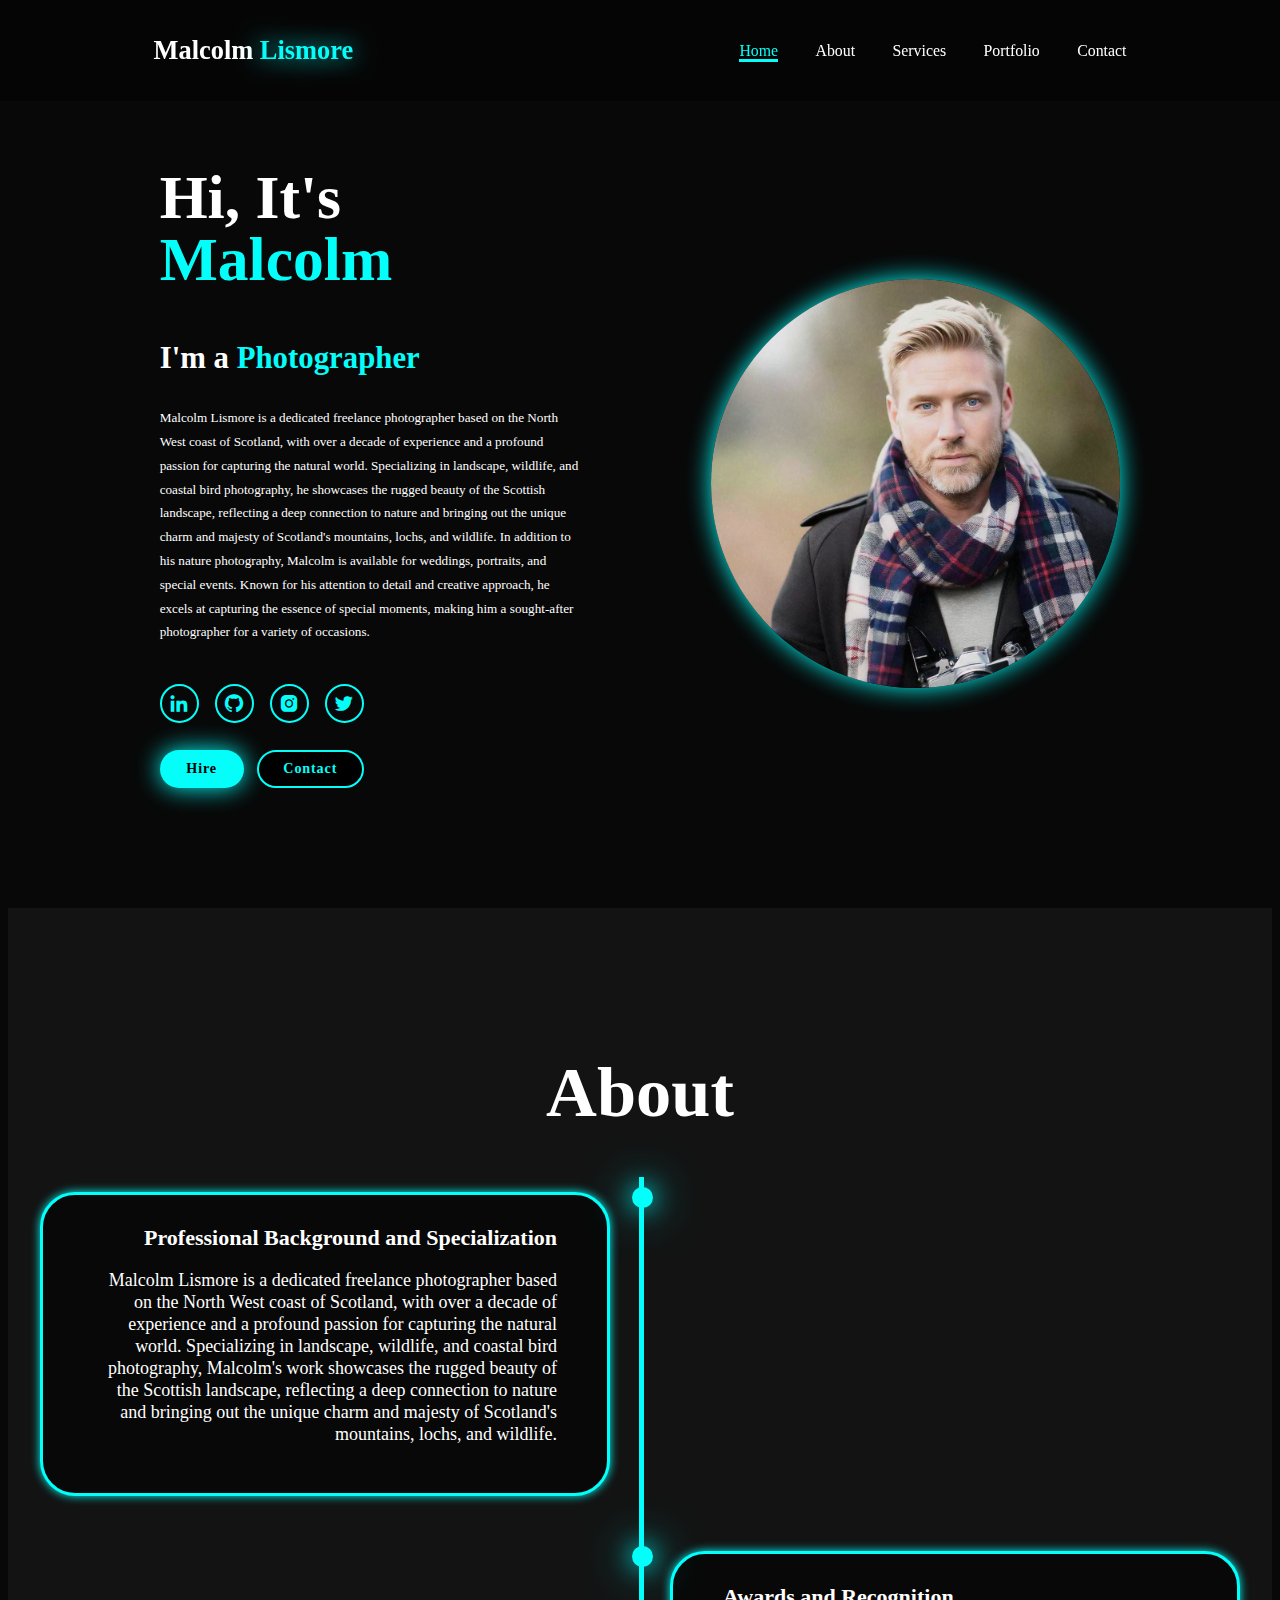
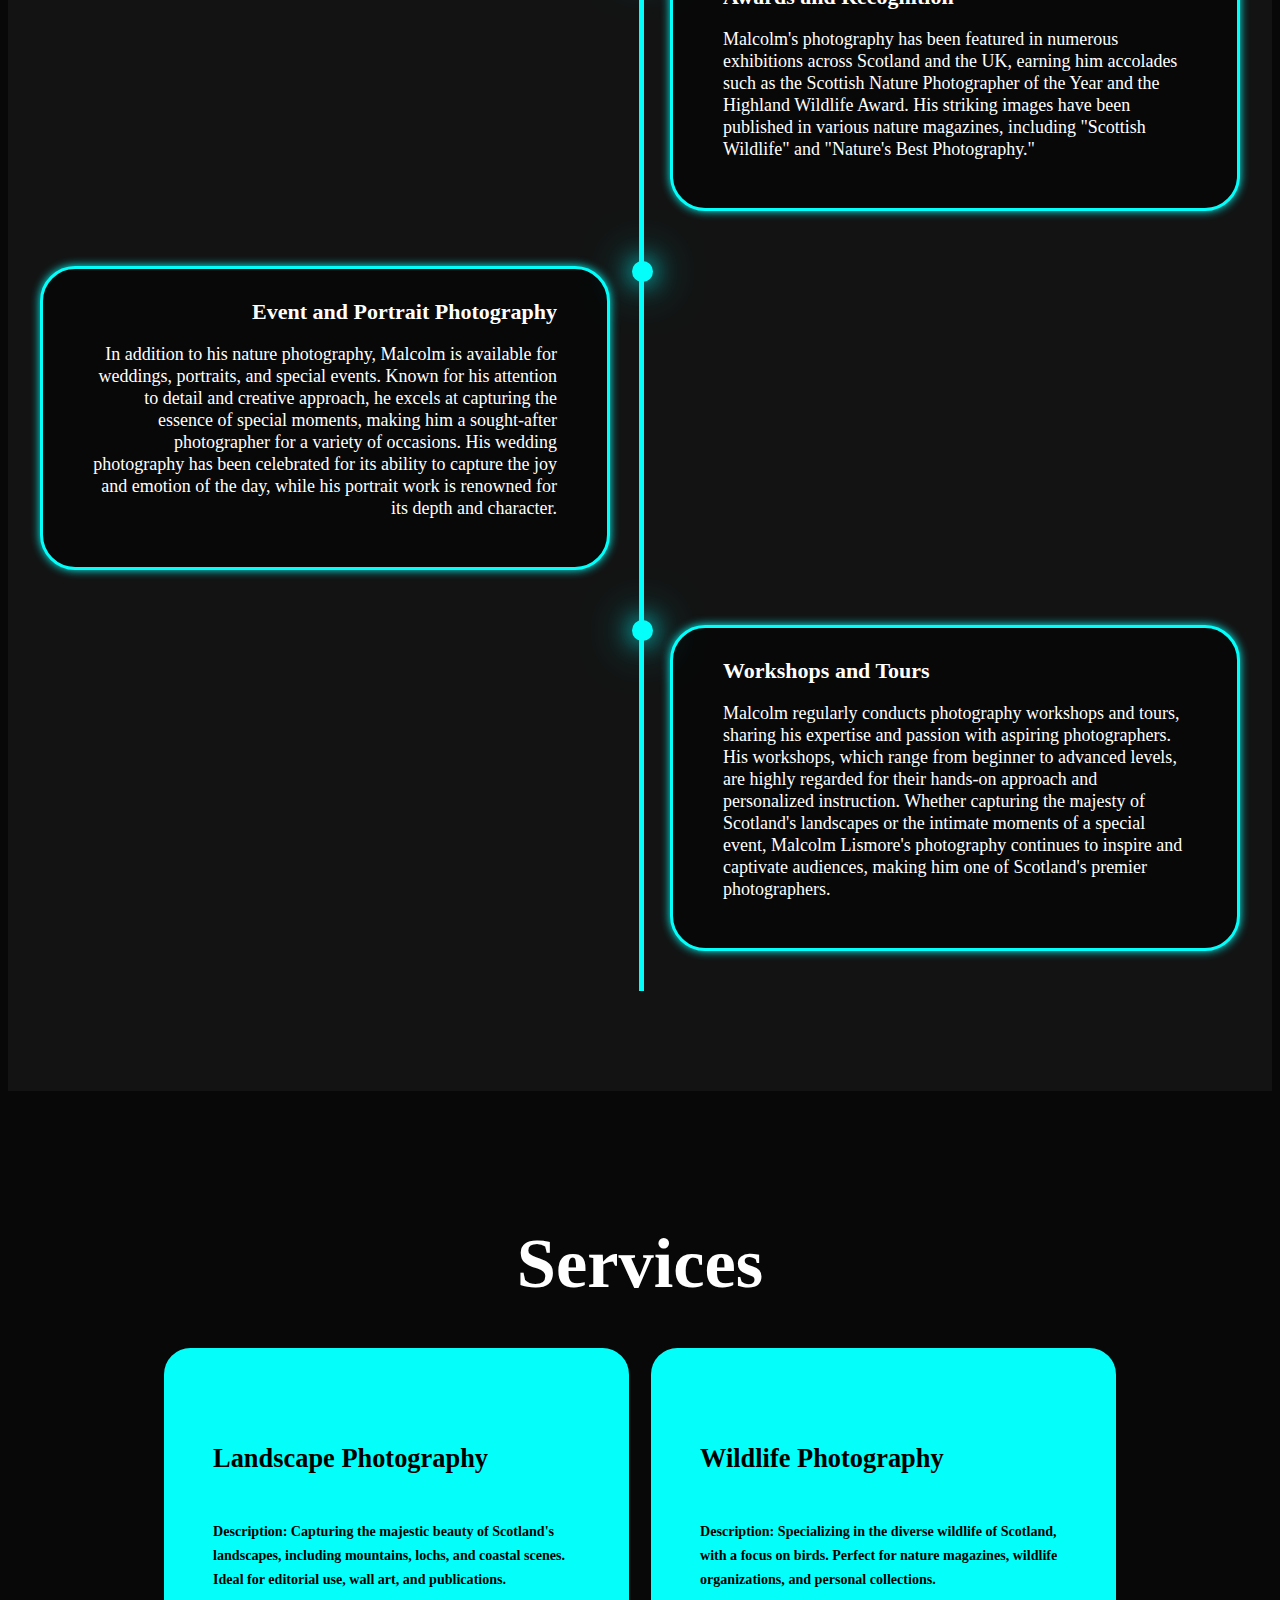
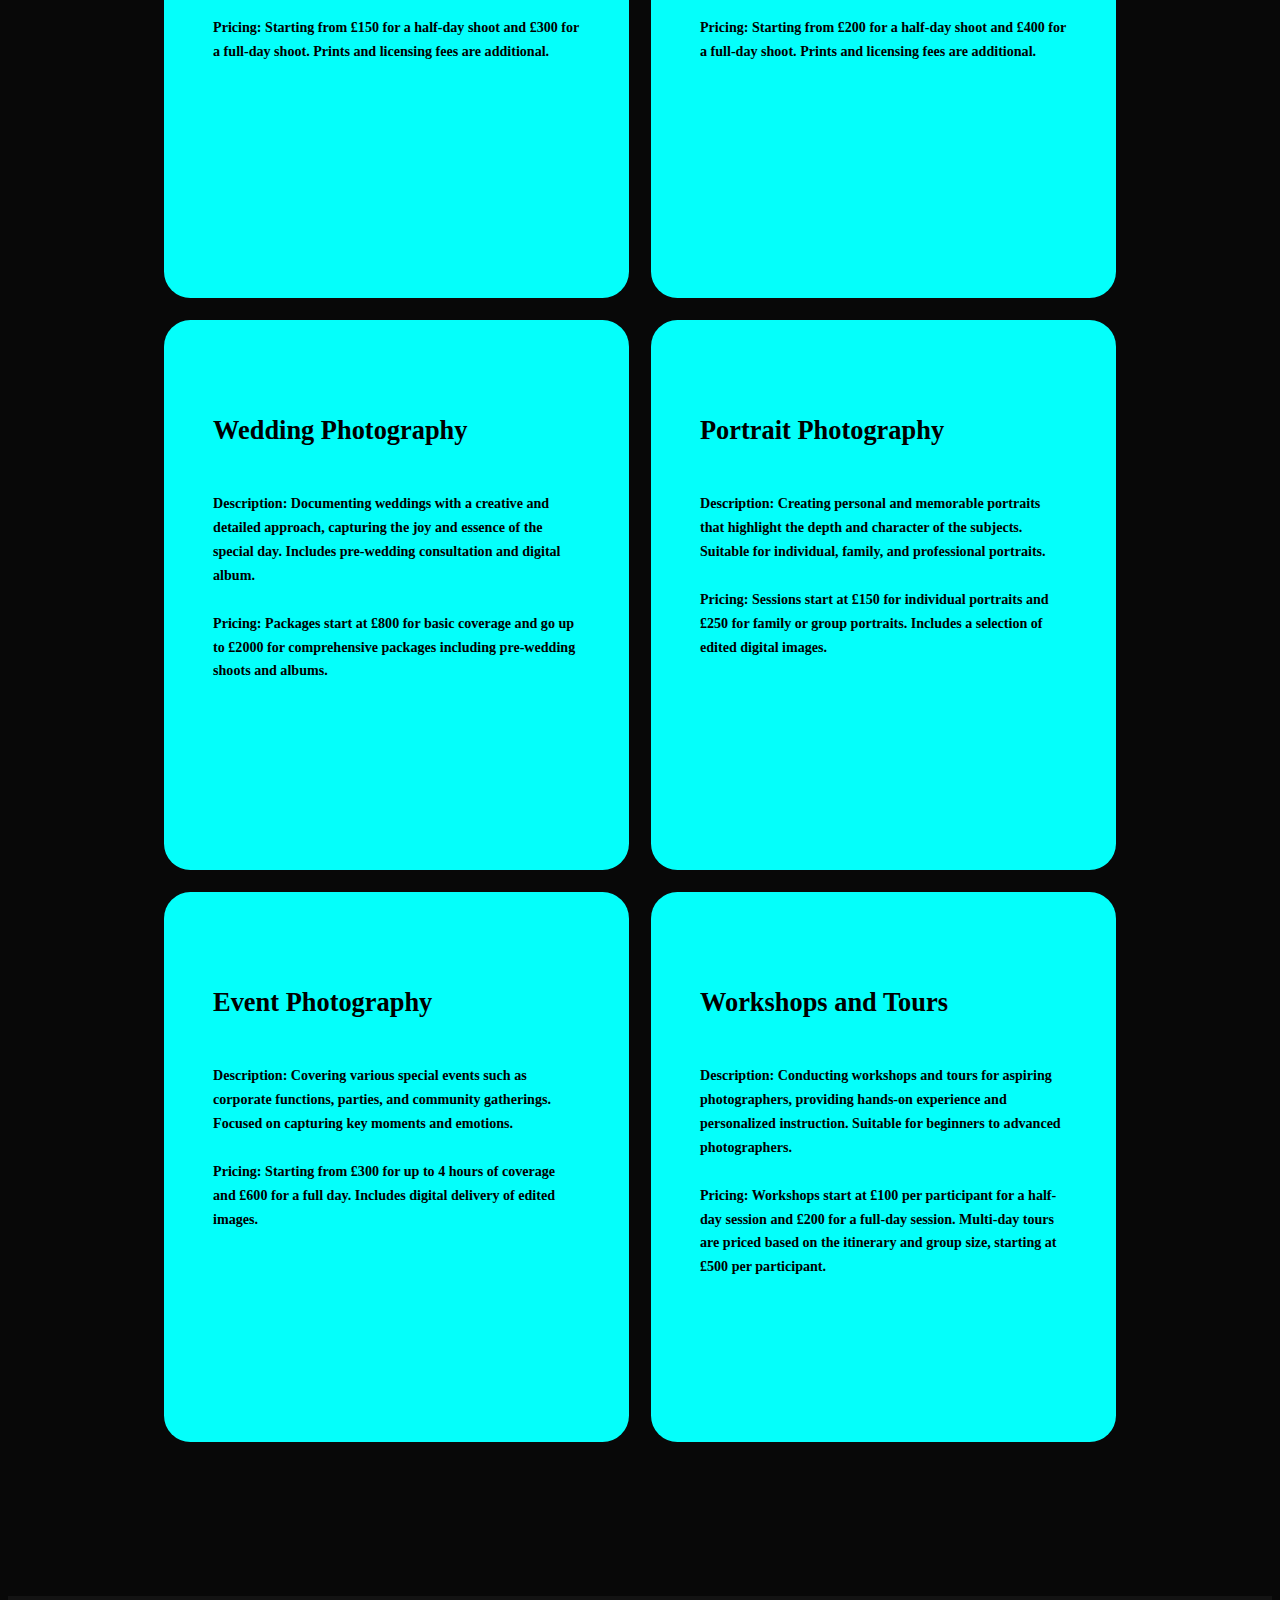
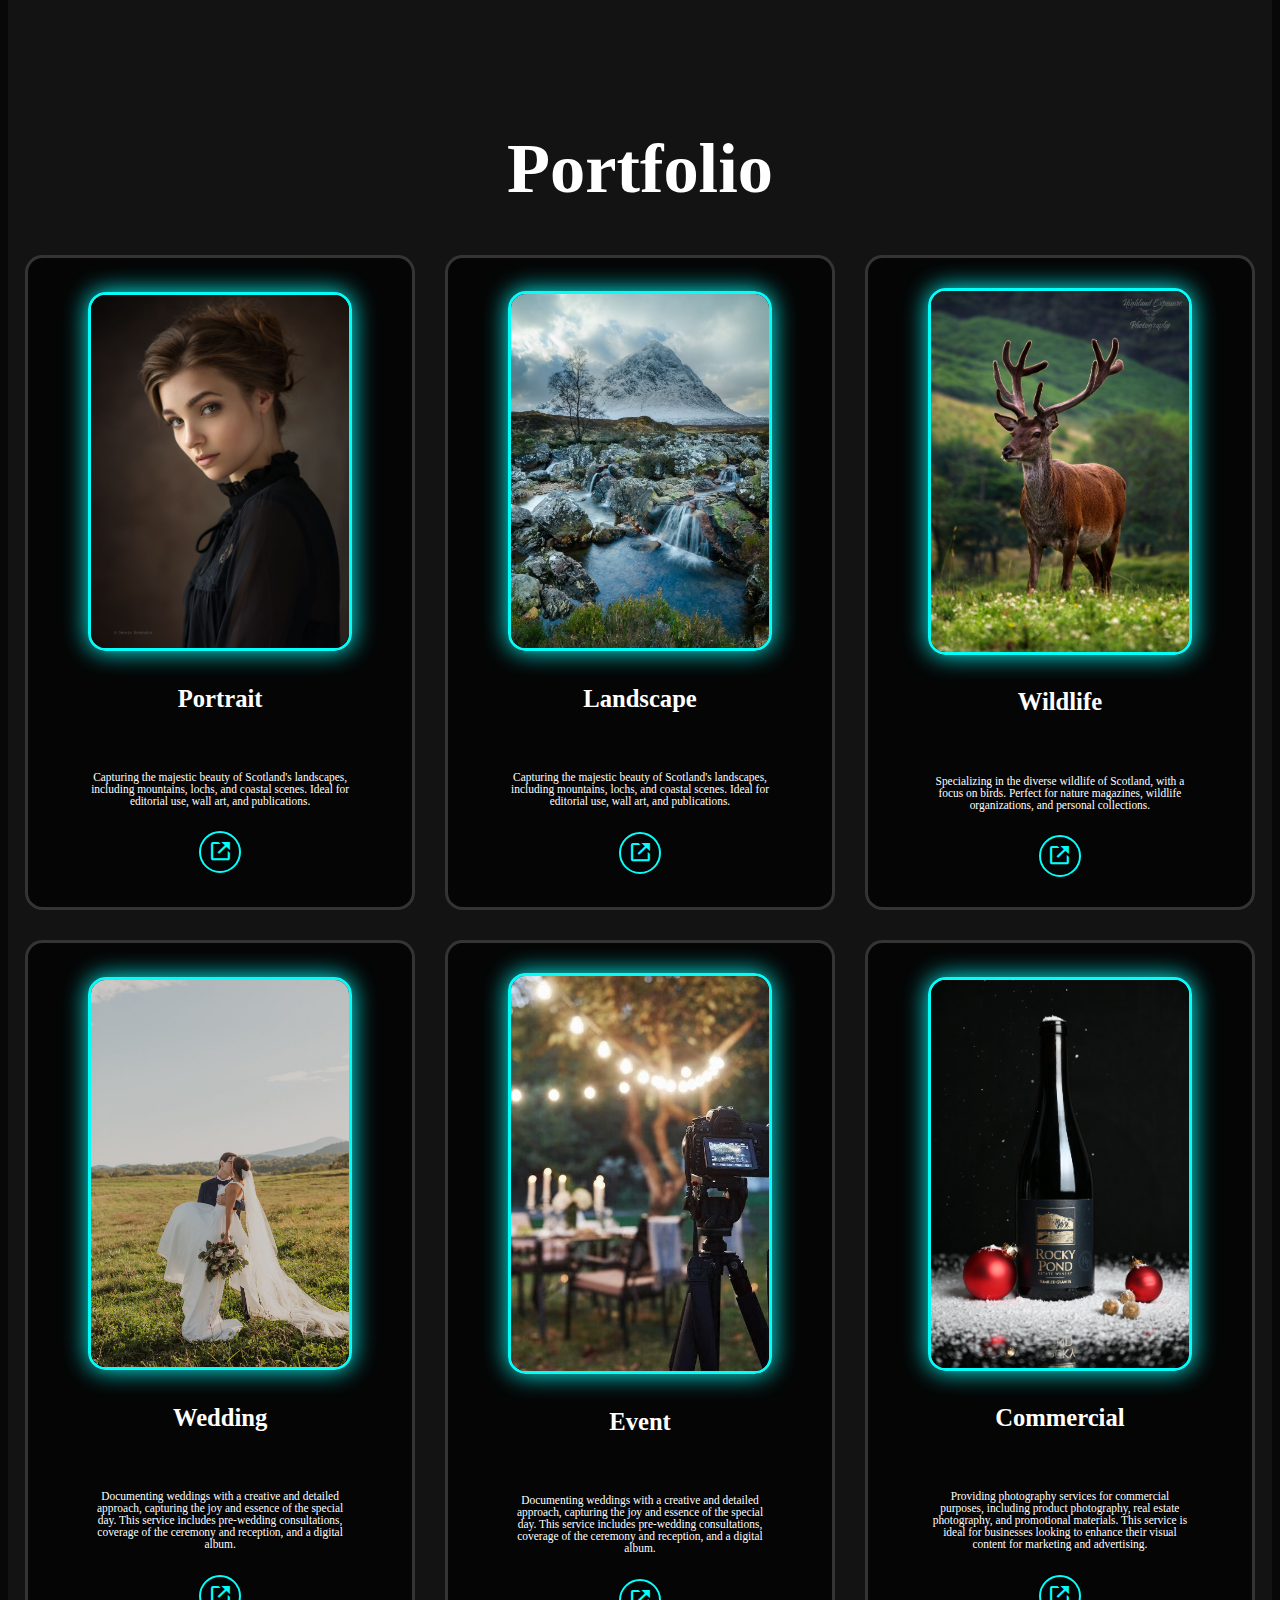
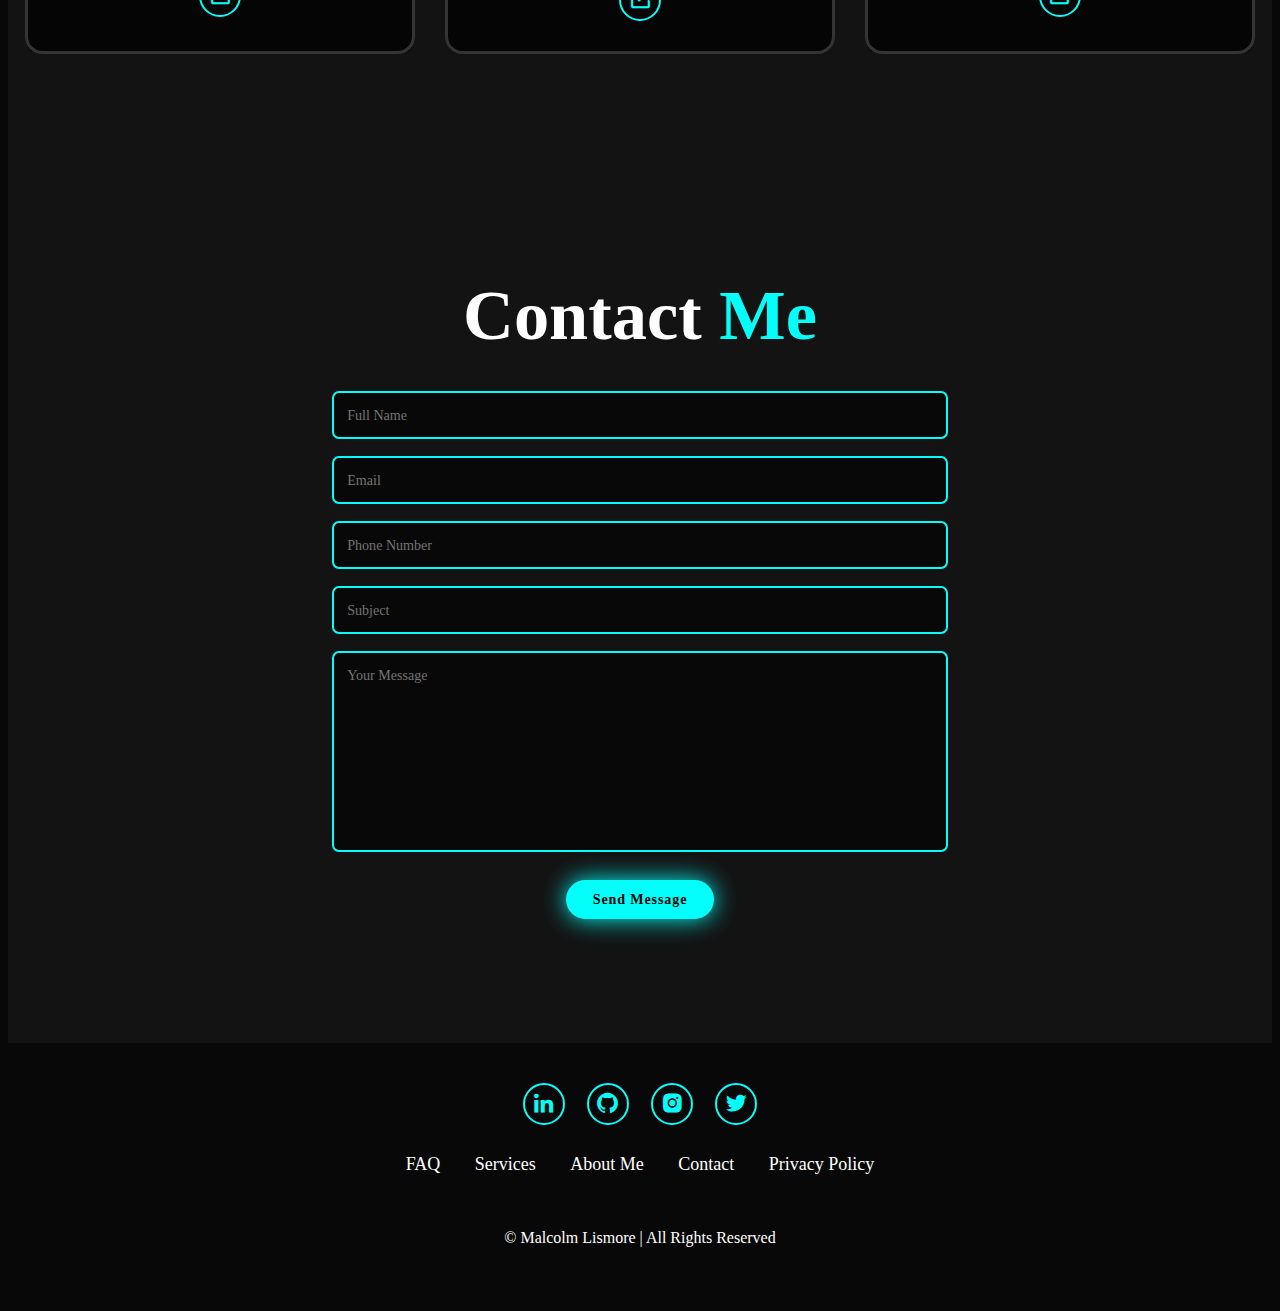
<file: index.html>
<!DOCTYPE html>
<html>
<head>
	<meta charset="utf-8">
	<meta name="viewport" content="width=device-width, initial-scale=1">
	<title>Malcolm Lismore</title>
	<link rel="stylesheet" type="text/css" href="about.css">
	<link href='https://unpkg.com/boxicons@2.1.4/css/boxicons.min.css' rel='stylesheet'>
</head>
<body>

	<header class="header">
		<a href="#home" class="logo">Malcolm <span>Lismore</span></a>

		<i class='bx bx-menu' id="menu-icon"></i>

		<nav class="navbar">
			<a href="#home" class="active">Home</a>
			<a href="#education">About</a>
			<a href="#services">Services</a>
			<a href="#testimonials">Portfolio</a>
			<a href="#contact">Contact</a>
		</nav>
		
	</header>

	<section class="home" id="home">
		<div class="home-content">
			<h1>Hi, It's <span>Malcolm</span></h1>
			<h3 class="text-animation">I'm a <span></span></h3>
			<p>Malcolm Lismore is a dedicated freelance photographer based on the North West coast of Scotland, with over a decade of experience and a profound passion for capturing the natural world. Specializing in landscape, wildlife, and coastal bird photography, he showcases the rugged beauty of the Scottish landscape, reflecting a deep connection to nature and bringing out the unique charm and majesty of Scotland's mountains, lochs, and wildlife. In addition to his nature photography, Malcolm is available for weddings, portraits, and special events. Known for his attention to detail and creative approach, he excels at capturing the essence of special moments, making him a sought-after photographer for a variety of occasions.

			</p>

			<div class="social-icons">
				<a href="#"><i class='bx bxl-linkedin'></i></a>
				<a href="#"><i class='bx bxl-github' ></i></a>
				<a href="#"><i class='bx bxl-instagram-alt' ></i></a>
				<a href="#"><i class='bx bxl-twitter' ></i></a>
			</div>

			<div class="btn-group">
				<a href="#" class="btn">Hire</a>
				<a href="#contact" class="btn">Contact</a>
			</div>
		</div>
			<div class="home-img">
				<img src="images/51445f0a-9a28-4ddc-962a-94aa1a21fc3f_0.png" alt="">
			</div>		
	</section>

	<section class="education" id="education">
		<h2 class="heading">About</h2>

		<div class="timeline-items">
			
			<div class="timeline-item">
				<div class="timeline-dot"></div>
					<div class="timeline-date"></div>
					<div class="timeline-content">
						<h3>Professional Background and Specialization</h3>
						<p>Malcolm Lismore is a dedicated freelance photographer based on the North West coast of Scotland, with over a decade of experience and a profound passion for capturing the natural world. Specializing in landscape, wildlife, and coastal bird photography, Malcolm's work showcases the rugged beauty of the Scottish landscape, reflecting a deep connection to nature and bringing out the unique charm and majesty of Scotland's mountains, lochs, and wildlife.</p>
					</div>
				
			</div>

			<div class="timeline-item">
				<div class="timeline-dot"></div>
					<div class="timeline-date"></div>
					<div class="timeline-content">
						<h3>Awards and Recognition</h3>
						<p>Malcolm's photography has been featured in numerous exhibitions across Scotland and the UK, earning him accolades such as the Scottish Nature Photographer of the Year and the Highland Wildlife Award. His striking images have been published in various nature magazines, including "Scottish Wildlife" and "Nature's Best Photography."</p>
					</div>
				
			</div>

			<div class="timeline-item">
				<div class="timeline-dot"></div>
					<div class="timeline-date"></div>
					<div class="timeline-content">
						<h3>Event and Portrait Photography</h3>
						<p>In addition to his nature photography, Malcolm is available for weddings, portraits, and special events. Known for his attention to detail and creative approach, he excels at capturing the essence of special moments, making him a sought-after photographer for a variety of occasions. His wedding photography has been celebrated for its ability to capture the joy and emotion of the day, while his portrait work is renowned for its depth and character.</p>
					</div>
				
			</div>

			<div class="timeline-item">
				<div class="timeline-dot"></div>
					<div class="timeline-date"></div>
					<div class="timeline-content">
						<h3>Workshops and Tours</h3>
						<p>Malcolm regularly conducts photography workshops and tours, sharing his expertise and passion with aspiring photographers. His workshops, which range from beginner to advanced levels, are highly regarded for their hands-on approach and personalized instruction. Whether capturing the majesty of Scotland's landscapes or the intimate moments of a special event, Malcolm Lismore's photography continues to inspire and captivate audiences, making him one of Scotland's premier photographers.</p>
					</div>
				
			</div>
		</div>
	</section>

	<section class="service-container" id="services">

		<h2 class="heading">Services</h2>

		<div class="services-container">
			<div class="service-box">
				<div class="service-info">
					<h4>Landscape Photography</h4>
					<p>Description: Capturing the majestic beauty of Scotland's landscapes, including mountains, lochs, and coastal scenes. Ideal for editorial use, wall art, and publications.
					<br>
					<br>
					Pricing: Starting from £150 for a half-day shoot and £300 for a full-day shoot. Prints and licensing fees are additional.</p>
				</div>
			</div>

			<div class="service-box">
				<div class="service-info">
					<h4>Wildlife Photography</h4>
					<p>Description: Specializing in the diverse wildlife of Scotland, with a focus on birds. Perfect for nature magazines, wildlife organizations, and personal collections.
					<br>
					<br>
					Pricing: Starting from £200 for a half-day shoot and £400 for a full-day shoot. Prints and licensing fees are additional.</p>
				</div>
			</div>

			<div class="service-box">
				<div class="service-info">
					<h4>Wedding Photography</h4>
					<p>Description: Documenting weddings with a creative and detailed approach, capturing the joy and essence of the special day. Includes pre-wedding consultation and digital album.
					<br>
					<br>
					Pricing: Packages start at £800 for basic coverage and go up to £2000 for comprehensive packages including pre-wedding shoots and albums.</p>
				</div>
			</div>

			<div class="service-box">
				<div class="service-info">
					<h4>Portrait Photography</h4>
					<p>Description: Creating personal and memorable portraits that highlight the depth and character of the subjects. Suitable for individual, family, and professional portraits.
					<br>
					<br>
					Pricing: Sessions start at £150 for individual portraits and £250 for family or group portraits. Includes a selection of edited digital images.</p>
				</div>
			</div>

			<div class="service-box">
				<div class="service-info">
					<h4>Event Photography</h4>
					<p>Description: Covering various special events such as corporate functions, parties, and community gatherings. Focused on capturing key moments and emotions.
					<br>
					<br>
					Pricing: Starting from £300 for up to 4 hours of coverage and £600 for a full day. Includes digital delivery of edited images.</p>
				</div>
			</div>

			<div class="service-box">
				<div class="service-info">
					<h4>Workshops and Tours</h4>
					<p>Description: Conducting workshops and tours for aspiring photographers, providing hands-on experience and personalized instruction. Suitable for beginners to advanced photographers.
					<br>
					<br>
					Pricing: Workshops start at £100 per participant for a half-day session and £200 for a full-day session. Multi-day tours are priced based on the itinerary and group size, starting at £500 per participant.</p>
				</div>
			</div>
		</div>

	</section>

	<section class="testimonials" id="testimonials">
		<div class="testimonial-box">
			<h2 class="heading">Portfolio</h2>
			
			<div class="wrapper">
				<div class="testimonial-item">
					
					<img src="images/e3c0b57e39b9038b5a33a28d7953f24d.jpg" alt="">
					
					<h2>Portrait</h2>
					<div class="rating">
						
					</div>
					<p> Capturing the majestic beauty of Scotland's landscapes, including mountains, lochs, and coastal scenes. Ideal for editorial use, wall art, and publications. </p>

					<a href="file:///C:/Users/Hamdhan/Desktop/sem%202/wdd/assignment/Gallery.html#portrait" ><i class='bx bx-link-external'></i></a>
				</div>

				<div class="testimonial-item">
					
					<img src="images/glen-etive-scotland-landscape-photography.jpg" alt="">
					
					<h2>Landscape</h2>
					<div class="rating">
						
					</div>
					<p> Capturing the majestic beauty of Scotland's landscapes, including mountains, lochs, and coastal scenes. Ideal for editorial use, wall art, and publications. </p>

					<a href="file:///C:/Users/Hamdhan/Desktop/sem%202/wdd/assignment/Gallery.html#landscape" ><i class='bx bx-link-external'></i></a>
				</div>

				<div class="testimonial-item">
					
					<img src="images/AnyConv.com__GOlMAQfXQAEKgAM.jpg" alt="">
					
					<h2>Wildlife</h2>
					<div class="rating">
						
					</div>
					<p>Specializing in the diverse wildlife of Scotland, with a focus on birds. Perfect for nature magazines, wildlife organizations, and personal collections. </p>

					<a href="file:///C:/Users/Hamdhan/Desktop/sem%202/wdd/assignment/Gallery.html#wildlife" ><i class='bx bx-link-external'></i></a>
				</div>

				<div class="testimonial-item">
					
					<img src="images/The-Winders-790-1000x1500.jpg" alt="">
					
					<h2>Wedding</h2>
					<div class="rating">
						
					</div>
					<p> Documenting weddings with a creative and detailed approach, capturing the joy and essence of the special day. This service includes pre-wedding consultations, coverage of the ceremony and reception, and a digital album.</p>

					<a href="file:///C:/Users/Hamdhan/Desktop/sem%202/wdd/assignment/Gallery.html#wedding" ><i class='bx bx-link-external'></i></a>
				</div>

				<div class="testimonial-item">
					
					<img src="images/1_f04K1X6fjsIXoUzZZDndgQ - Copy.jpg" alt="">
					
					<h2>Event</h2>
					<div class="rating">
						
					</div>
					<p> Documenting weddings with a creative and detailed approach, capturing the joy and essence of the special day. This service includes pre-wedding consultations, coverage of the ceremony and reception, and a digital album.</p>

					<a href="file:///C:/Users/Hamdhan/Desktop/sem%202/wdd/assignment/Gallery.html#event" ><i class='bx bx-link-external'></i></a>
				</div>

				<div class="testimonial-item">
					
					<img src="images/Premier+Cru+Solutions+Wine+Content+Creation+For+Rocky+Pond+Holiday.jpeg" alt="">
					
					<h2>Commercial</h2>
					<div class="rating">
						
					</div>
					<p>Providing photography services for commercial purposes, including product photography, real estate photography, and promotional materials. This service is ideal for businesses looking to enhance their visual content for marketing and advertising. </p>

					<a href="file:///C:/Users/Hamdhan/Desktop/sem%202/wdd/assignment/Gallery.html#commercial" ><i class='bx bx-link-external'></i></a>
				</div>

			</div>
		</div>
	</section>

	<section class="contact" id="contact">
		
		<h2 class="heading">Contact <span>Me</span></h2>

		<form action="#">
			
			<div class="input-box">
				<input type="text" placeholder="Full Name">
				<input type="mail" placeholder="Email">
			</div>
			<div class="input-box">
				<input type="number" placeholder="Phone Number">
				<input type="text" placeholder="Subject">
			</div>

			<textarea name="" id="" cols="30" rows="10" placeholder="Your Message"></textarea>
			<input type="submit" value="Send Message" class="btn">
		</form>
	</section>

	<footer class="footer">
		
		<div class="social">
			<a href="#"><i class='bx bxl-linkedin'></i></a>
			<a href="#"><i class='bx bxl-github' ></i></a>
			<a href="#"><i class='bx bxl-instagram-alt' ></i></a>
			<a href="#"><i class='bx bxl-twitter' ></i></a>
		</div>

		<ul class="list">
			<li>
				<a href="#">FAQ</a>
			</li>

			<li>
				<a href="#">Services</a>
			</li>

			<li>
				<a href="#">About Me</a>
			</li>

			<li>
				<a href="#">Contact</a>
			</li>

			<li>
				<a href="#">Privacy Policy</a>
			</li>
		</ul>
		<p class="copyright">
			© Malcolm Lismore | All Rights Reserved
		</p>
	</footer>
		<script type="text/javascript" src="images/Script.js"></script>
</body>
</html>
</file>
<file: about.css>
* {
	margin: ;
	padding: 0;
	box-sizing: border-box;
	text-decoration: none;
	scroll-behavior: smooth;
	font-family: 'caudex', castellar;
}

:root {
	--bg-color: #080808;
	--second-bg-color: #131313;
	--text-color: white;
	--main-color: #04fffb ;
}

html{
	font-size: 60%;
	overflow-x: hidden;
}

body{
	background: var(--bg-color);
	color: var(--text-color);
}

.header{
	position: fixed;
	top: 0;
	left: 0;
	width: 100%;
	padding: 4rem 12% 4rem;
	background: rgba(0, 0, 0, 0.3);
	backdrop-filter: blur(10px);
	display: flex;
	justify-content: space-between;
	align-items: center;
	z-index: 5;
}

.logo{
	font-size: 3rem;
	color: var(--text-color);
	font-weight: 800;
	cursor: pointer;
	transition: 0.3s ease;
}

.logo:hover{
	transform: scale(1.1);
}

.logo span{
	text-shadow: 0 0 25px var(--main-color);
}

.navbar a{
	font-size: 1.8rem;
	color: var(--text-color);
	margin-left: 4rem;
	font-weight: 500;
	transition: 0.3s ease;
	border-bottom: 3px solid transparent;
}

.navbar a:hover,
.navbar a.active{
	color: var(--main-color);
	border-bottom: 3px solid var(--main-color);
}

#menu-icon{
	font-size: 3.6rem;
	color: var(--main-color);
	display: none;
}

section{
	min-height: 100vh;
	padding: 10rem 12% 10rem;
}

.home{
	display: flex;
	align-items: center;
	justify-content: center;
	gap: 15rem;
}

.home-content{
	display: flex;
	flex-direction: column;
	align-items: baseline;
	text-align: left;
	justify-content: center;
	margin-top: 3rem;
}

span{
	color: var(--main-color);
}

.logo span{
	color: var(--main-color);
}

.home-content h3{
	margin-bottom: 2rem;
	margin-top: 1rem;
	font-size: 3.5rem;
}

.home-content h1{
	font-size: 7rem;
	font-weight: 700;
	margin-top: 1.5rem;
	line-height: 1;
}

.home-img{
	border-radius: 50%;
}

.home-img img{
	position: relative;
	top: 3rem;
	width: 32vw;
	border-radius: 50%;
	box-shadow: 0 0 25px var(--main-color);
	cursor: pointer;
	transition: 0.4s ease-in-out;
}

.home-img img:hover{
	box-shadow: 0 0 25px var(--main-color),
				0 0 50px var(--main-color),
				0 0 100px var(--main-color);
}

.home-content p{
	font-size: 1.5rem;
	font-weight: 500;
	line-height: 1.8;
	max-width: 1000px;
}

.social-icons a{
	display: inline-flex;
	justify-content: center;
	align-items: center;
	width: 4.5rem;
	height: 4.5rem;
	background: transparent;
	border: 2px solid var(--main-color);
	font-size: 2.5rem;
	border-radius: 50%;
	color: var(--main-color);
	margin: 3rem 1.5rem 3rem 0;
	transition: 0.3s ease-in-out;
}

.social-icons a:hover{
	color: var(--text-color);
	transform: scale(1.3)translateY(-5px);
	box-shadow: 0 0 25px var(--main-color);
	background-color: var(--main-color);
}

.btn{
	display: inline-block;
	padding: 1rem 2.8rem;
	background: var(--main-color);
	box-shadow: 0 0 25px var(--main-color);
	border-radius: 4rem;
	font-size: 1.6rem;
	color: black;
	border: 2px solid transparent;
	letter-spacing: 0.1rem;
	font-weight: 600;
	transition: 0.3s ease-in-out;
	cursor: pointer;
}

.btn:hover{
	transform: scale(1.0.5);
	box-shadow: 0 0 50px var(--main-color);
}

.btn-group{
	display: flex;
	align-items: center;
	gap: 1.5rem;
}

.btn-group a:nth-of-type(2){
	background-color: black;
	color: var(--main-color);
	border: 2px solid var(--main-color);
	box-shadow: 0 0 25px transparent;
}

.btn-group a:nth-of-type(2):hover{
	box-shadow: 0 0 25px var(--main-color);
	background-color: var(--main-color);
	color: black;
}

.text-animation{
	font-size: 34px;
	font-weight: 600;
	min-width: 280px;
}

.text-animation span{
	position: relative;
}

.text-animation span::before{
	content: "Photographer";
	color: var(--main-color);
	animation: words 20s infinite;
}

.text-animation span::after{
	content: "";
	background-color: var(--bg-color);
	position: absolute;
	width: calc(1005 + 8px);
	height: 100%;
	border-left: 3px solid var(--bg-color);
	right: -8px;
	animation: cursor 0.6s infinite, typing 20s steps(14) infinite;
}

@keyframes cursor{
	to{
		border-left: 2px solid var(--main-color);
	}
}

@keyframes words{
	0%,
	20%{
		content: "Landscape Photographer";
	}
	21%,
	40%{
		content: "Wildlife Photographer";
	}
	41%,
	60%{
		content: "Event Photographer";
	}
	61%,
	80%{
		content: "Wedding Photographer";
	}
	81%,
	100%{
		content: "Portrait Photographer";
	}
}

@keyframes typing{
	10%,
	15%,
	30%,
	35%,
	50%,
	55%,
	70%,
	75%,
	90%,
	95%{
		width: 0;
	}
	5%,
	20%,
	25%,
	40%,
	45%,
	60%,
	65%,
	80%,
	85%{
		width: calc(100% + 8px);
	}

}

.heading{
	font-size: 8rem;
	text-align: center;
	margin: 5rem 0;
}

.education{
	padding: 100px 15px;
	background: var(--second-bg-color);
}

.education h2{
	margin-bottom: 5rem;
}

.timeline-items{
	max-width: 1200px;
	margin: auto;
	display: flex;
	flex-wrap: wrap;
	position: relative;
}

.timeline-items::before{
	content:"";
	position: absolute;
	width: 5px;
	height: 100%;
	background-color: var(--main-color);
	left: calc(50% - 1px);
}

.timeline-item{
	margin-bottom: 40px;
	width: 100%;
	position: relative;
}

.timeline-items:last-child{
	margin-bottom: 0;
}

.timeline-item:nth-child(odd){
	padding-right: calc(50% + 30px);
	text-align: right;
}

.timeline-item:nth-child(even){
	padding-left: calc(50% + 30px);
}

.timeline-dot{
	height: 21px;
	width: 21px;
	background-color: var(--main-color);
	box-shadow: 0 0 25px var(--main-color),
				0 0 50px var(--main-color);
	position: absolute;
	left: calc(50% - 8px);
	border-radius: 50%;
	top: 10px;
}

.timeline-date{
	font-size: 20px;
	font-weight: 800;
	color: white;
	margin: 6px 0 15px;
}

.timeline-content{
	background-color: var(--bg-color);
	border: 3px solid var(--main-color);
	padding: 30px 50px;
	border-radius: 4rem;
	box-shadow: 0 0 10px var(--main-color);
	cursor: pointer;
	transition: 0.3s ease-in-out;
}

.timeline-content:hover{
	transform: scale(1.05);
	box-shadow: 0 0 25px var(--main-color);
}

.timeline-content h3{
	font-size: 22px;
	color: white;
	margin: 0 0 10px;
	font-weight: 800;
}

.timeline-content p{
	color: white;
	font-size: 18px;
	font-weight: 300;
	line-height: 22px;
}

::-webkit-scrollbar{
	width: 10px;
}

::-webkit-scrollbar-thumb{
	background-color: var(--main-color);
}

::-webkit-scrollbar-track{
	background-color: var(--bg-color);
	width: 50px;
}

.services{
	background: var(--bg-color);
	color: black;
}

.services h2{
	margin-bottom: 5rem;
	color: white;
}

.services-container{
	display: grid;
	grid-template-columns: repeat(2, 1fr);
	align-items: center;
	gap: 2.5rem;
}

.service-box{
	background-color: var(--main-color);
	height: 550px;
	color: black;
	border-radius: 3rem;
	border: 5px solid transparent;
	cursor: pointer;
	transition: 0.4s ease-in-out;
}

.service-box:hover{
	background: white;
	color: black;
	border: 5px solid var(--main-color);
	transform: scale(1.03);
}

.service-box .service-info{
	display: flex;
	flex-direction: column;
	text-align: left;
	max-height: 200px;
	justify-content: left;
	align-items: baseline;
	padding: 5rem 5rem;
}

.service-info h4{
	font-size: 3rem;
	font-weight: 800;
	line-height: 2;
}

.service-info p{
	font-size: 1.6rem;
	font-weight: 600;
	max-height: 100px;
	line-height: 1.7;
	margin: auto;
}

.testimonials{
	background: var(--second-bg-color);
}

.testimonial-box{
	background-size: cover;
	display: flex;
	align-items: center;
	justify-content: center;
	flex-direction: column;
}

.testimonials .heading{
	margin-bottom: 5rem;
}

.testimonial-box img{
	width: 30rem;
	border-radius: 2rem;
	border: 3px solid var(--main-color);
	box-shadow: 0 0 25px var(--main-color);
}

.wrapper{
	display: grid;
	grid-template-columns: repeat(3, 1fr);
	gap: 3rem;
}

.testimonial-item{
	min-height: 550px;
	max-width: 450px;
	background: rgba(0, 0, 0, 0.7);
	border: 3px solid rgba(238, 238, 238, 0.2);
	border-radius: 2rem;
	margin: 0.2rem;
	padding: 30px 60px;
	cursor: pointer;
	display: flex;
	flex-direction: column;
	align-items: center;
	justify-content: center;
	text-align: center;
	color: white;
	gap: 1.5rem;
	transition: 0.4s ease-in-out;
}

.testimonial-item:hover{
	border: 3px solid var(--main-color);
	transform: translateY(-10px) scale(1.03);
	box-shadow: 0 0 50px var(--main-color);
}

.testimonial-item h2{
	font-size: 2.8rem;
}

.testimonial-item p{
	font-size: 1.3rem;
}

.testimonial-item a{
	font-size: 25px;
	color: var(--main-color);
	border: 2px solid var(--main-color);
	width: 42px;
	height: 42px;
	line-height: 42px;
	display: inline-block;
	text-align: center;
	border-radius: 50%;
	margin: 0 10px;
	transition: 0.3s ease-in-out;
}

.testimonial-item a:hover{
	transform: scale(1.2)translateY(-10px);
	background-color: var(--main-color);
	color: var(--text-color);
	box-shadow: 0 0 25px var(--main-color);
}

.contact{
	background-color: var(--second-bg-color);
}

.contact h2{
	margin-bottom: 3rem;
	color: white;
}

.contact form{
	max-width: 70rem;
	margin: 1rem auto;
	text-align: center;
	margin-bottom: 3rem;
}

.contact form .input-box{
	display: flex;
	justify-content: center;
	flex-wrap: wrap;
}

.contact form .input-box input,
.contact form textarea{
	width: 100%;
	padding: 1.5rem;
	font-size: 1.6rem;
	color: var(--text-color);
	background: var(--bg-color);
	border-radius: 0.8rem;
	border: 2px solid var(--main-color);
	margin: 1rem 0;
	resize: none;
}

.contact form .btn{
	margin-top: 2rem;

}

.footer{
	position: relative;
	bottom: 0;
	width: 100%;
	padding: 40px 0;
	background-color: var(--bg-color);
}

.footer .social{
	text-align: center;
	padding-bottom: 25px;
	color: var(--main-color);
}

.footer .social a{
	font-size: 25px;
	color: var(--main-color);
	border: 2px solid var(--main-color);
	width: 42px;
	height: 42px;
	line-height: 42px;
	display: inline-block;
	text-align: center;
	border-radius: 50%;
	margin: 0 10px;
	transition: 0.3s ease-in-out;
}

.footer .social a:hover{
	transform: scale(1.2)translateY(-10px);
	background-color: var(--main-color);
	color: var(--text-color);
	box-shadow: 0 0 25px var(--main-color);
}

.footer ul{
	margin-top: 0;
	padding: 0;
	font-size: 18px;
	line-height: 1.6;
	margin-bottom: 0;
	text-align: center;
}

.footer ul li a{
	color: white;
	border-bottom: 3px solid transparent;
	transition: 0.3s ease-in-out;
}

.footer ul li a:hover{
	color: var(--main-color);
	border-bottom: 3px solid var(--main-color);
}

.footer ul li{
	display: inline-block;
	padding: 0 15px;
}

.footer .copyright{
	margin-top: 50px;
	text-align: center;
	font-size: 16px;
	color: white;
}

@media(max-width:1285px){
	html{
		font-size: 55%;
	}
	.services-container{
		padding-bottom: 7rem;
		grid-template-columns: repeat(2, 1fr);
		margin: 0.5rem;
	}
}

@media(max-width:991px){
	header{
		padding: 2rem 3%;
	}
	section{
		padding: 10rem 3% 2rem;
	}
	.services{
		padding-bottom: 7rem;
	}
	.testimonials .wrapper{
		grid-template-columns: repeat(1, 1fr);
	}
	.timeline-items::before{
		left: 7px;
	}
	.timeline-item:nth-child(odd){
		padding-right: 0;
		text-align: left;
	}
	.timeline-item:nth-child(odd),
	.timeline-item:nth-child(even){
		padding-left: 37px;
	}
	.timeline-dot{
		left: 0;
	}
	.footer{
		padding: 2rem 3%;
	}
}

@media(max-width:895px){
	#menu-icon{
		display: block;
	}
	.navbar{
		position: absolute;
		top: 100%;
		right: 0;
		width: 50%;
		padding: 1rem 3%;
		background: rgba(0, 0, 0, 0.9);
		backdrop-filter: blur(20px);
		border-bottom-left-radius: 2rem;
		border-left: 2px solid var(--main-color);
		border-bottom: 2px solid var(--main-color);
		display: none;
	}
	.navbar.active{
		display: block;
	}
	.navbar a{
		display: block;
		font-size: 2rem;
		margin: 3rem 0;
		color: white;
	}
	.home{
		flex-direction: column;
		margin: 5rem 4rem;
	}
	.home-content h3{
		font-size: 2.6rem;
	}
	.home-content h1{
		font-size: 8rem;
		margin-top: 3rem;
	}
	.home-content p{
		max-width: 600px;
		margin: 0 auto;
	}
	.home-img img{
		width: 56vw;
		margin-top: -2rem;
	}
	.about{
		flex-direction: column-reverse;
	}
	.about-content{
		margin: 0 2rem 4rem; 
	}
	.about-img{
		width: 52vh;
		margin-top: 1rem;
		margin-bottom: 3rem;
	}
	.services h2{
		margin-bottom: 3rem;
	}
	.services-container{
		grid-template-columns: repeat(1, 1fr);
	}
}
</file>
